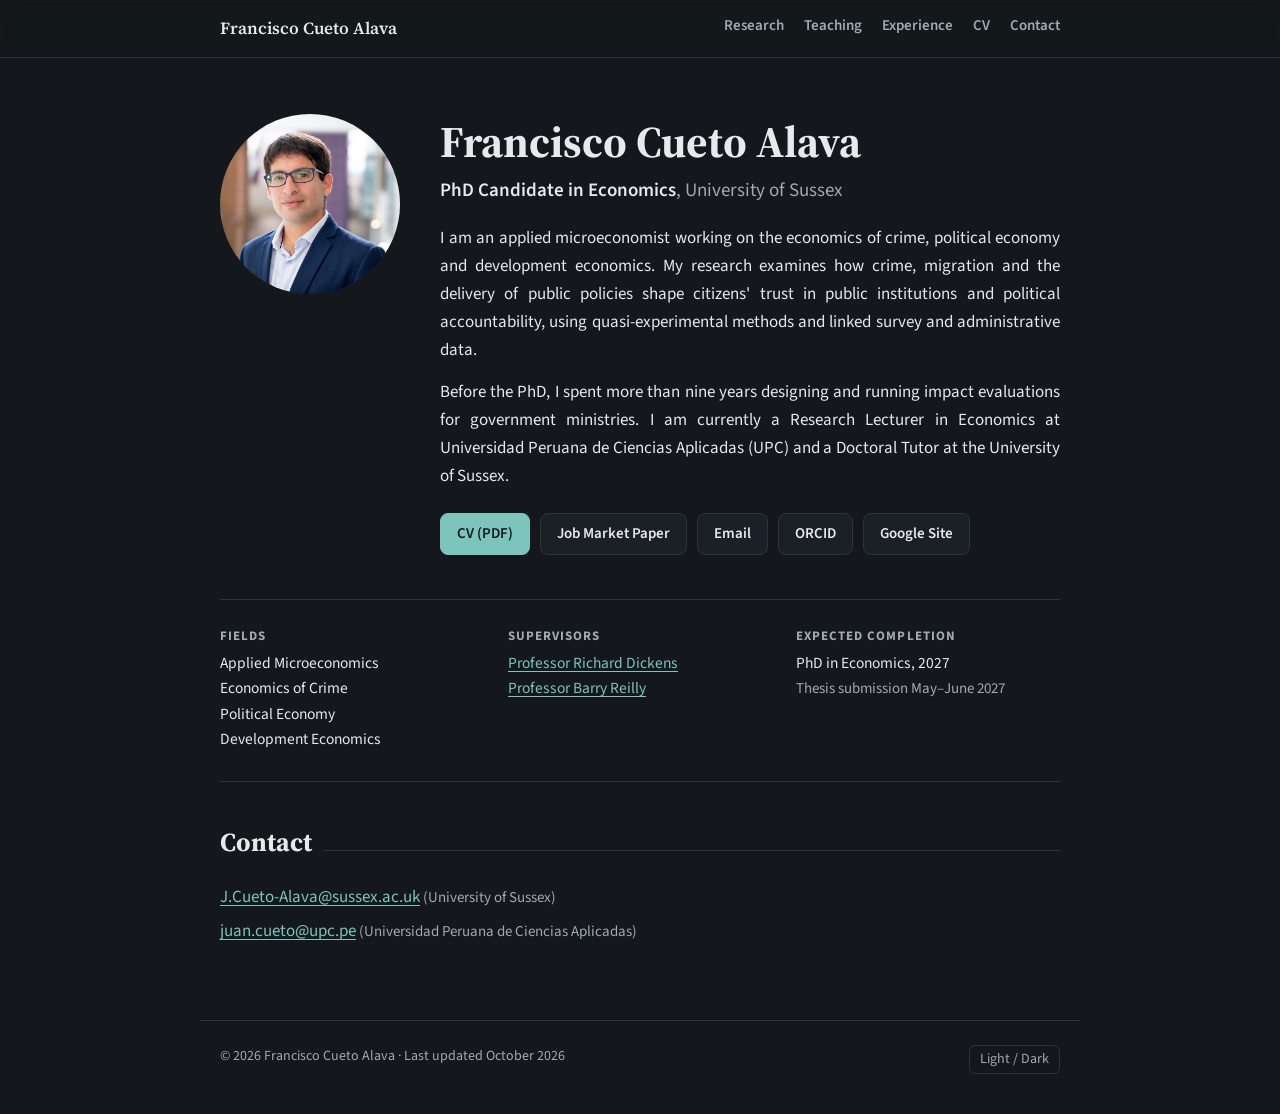
<file: index.html>
<!doctype html>
<html lang="en">
<head>
<meta charset="utf-8">
<meta name="viewport" content="width=device-width, initial-scale=1">
<title>Francisco Cueto Alava</title>
<meta name="description" content="Francisco Cueto Alava, PhD Candidate in Economics at the University of Sussex. Applied microeconomics, economics of crime, political economy and development economics.">
<link rel="preconnect" href="https://fonts.googleapis.com">
<link rel="preconnect" href="https://fonts.gstatic.com" crossorigin>
<link href="https://fonts.googleapis.com/css2?family=Source+Sans+3:ital,wght@0,400;0,600;0,700;1,400&family=Source+Serif+4:opsz,wght@8..60,500;8..60,600;8..60,700&display=swap" rel="stylesheet">
<link rel="stylesheet" href="style.css">
</head>
<body>

<nav class="nav">
  <div class="nav-inner">
    <a class="nav-name" href="index.html">Francisco Cueto Alava</a>
    <div class="nav-links">
      <a href="research.html">Research</a>
      <a href="teaching.html">Teaching</a>
      <a href="experience.html">Experience</a>
      <a href="cv.pdf">CV</a>
      <a href="index.html#contact">Contact</a>
    </div>
  </div>
</nav>

<main>

  <header class="hero">
    <div class="photo" aria-hidden="true">
      FC
      <img src="photo.jpg" alt="" onerror="this.remove()">
    </div>
    <div class="bio">
      <h1>Francisco Cueto Alava</h1>
      <p class="role"><strong>PhD Candidate in Economics</strong>, University of Sussex</p>
      <p>I am an applied microeconomist working on the economics of crime, political economy and development economics. My research examines how crime, migration and the delivery of public policies shape citizens' trust in public institutions and political accountability, using quasi-experimental methods and linked survey and administrative data.</p>
      <p>Before the PhD, I spent more than nine years designing and running impact evaluations for government ministries. I am currently a Research Lecturer in Economics at Universidad Peruana de Ciencias Aplicadas (UPC) and a Doctoral Tutor at the University of Sussex.</p>
      <div class="btns">
        <a class="btn primary" href="cv.pdf">CV (PDF)</a>
        <a class="btn" href="research.html#jmp">Job Market Paper</a>
        <a class="btn" href="#contact">Email</a>
        <a class="btn" href="https://orcid.org/0000-0002-9220-3301">ORCID</a>
        <a class="btn" href="https://sites.google.com/view/franciscocuetoalava/home">Google Site</a>
      </div>
    </div>
  </header>

  <div class="facts">
    <div>
      <h3>Fields</h3>
      <p>Applied Microeconomics<br>Economics of Crime<br>Political Economy<br>Development Economics</p>
    </div>
    <div>
      <h3>Supervisors</h3>
      <p><a href="https://profiles.sussex.ac.uk/p203401-richard-dickens">Professor Richard Dickens</a><br><a href="https://profiles.sussex.ac.uk/p2216-barry-reilly">Professor Barry Reilly</a></p>
    </div>
    <div>
      <h3>Expected completion</h3>
      <p>PhD in Economics, 2027<br><span class="meta">Thesis submission May&ndash;June 2027</span></p>
    </div>
  </div>

  <section id="contact">
    <h2>Contact</h2>
    <p class="emails">
      <a href="mailto:J.Cueto-Alava@sussex.ac.uk">J.Cueto-Alava@sussex.ac.uk</a> <span class="meta">(University of Sussex)</span><br>
      <a href="mailto:juan.cueto@upc.pe">juan.cueto@upc.pe</a> <span class="meta">(Universidad Peruana de Ciencias Aplicadas)</span>
    </p>
  </section>

</main>

<footer>
  <span>&copy; 2026 Francisco Cueto Alava &middot; Last updated October 2026</span>
  <button class="theme-toggle" id="themeBtn" type="button">Light / Dark</button>
</footer>

<script>
  (function () {
    var root = document.documentElement, btn = document.getElementById('themeBtn');
    try { var s = localStorage.getItem('theme'); if (s) root.setAttribute('data-theme', s); } catch (e) {}
    btn.addEventListener('click', function () {
      var cur = root.getAttribute('data-theme') || 'dark';
      var next = cur === 'dark' ? 'light' : 'dark';
      root.setAttribute('data-theme', next);
      try { localStorage.setItem('theme', next); } catch (e) {}
    });
  })();
</script>
</body>
</html>
</file>
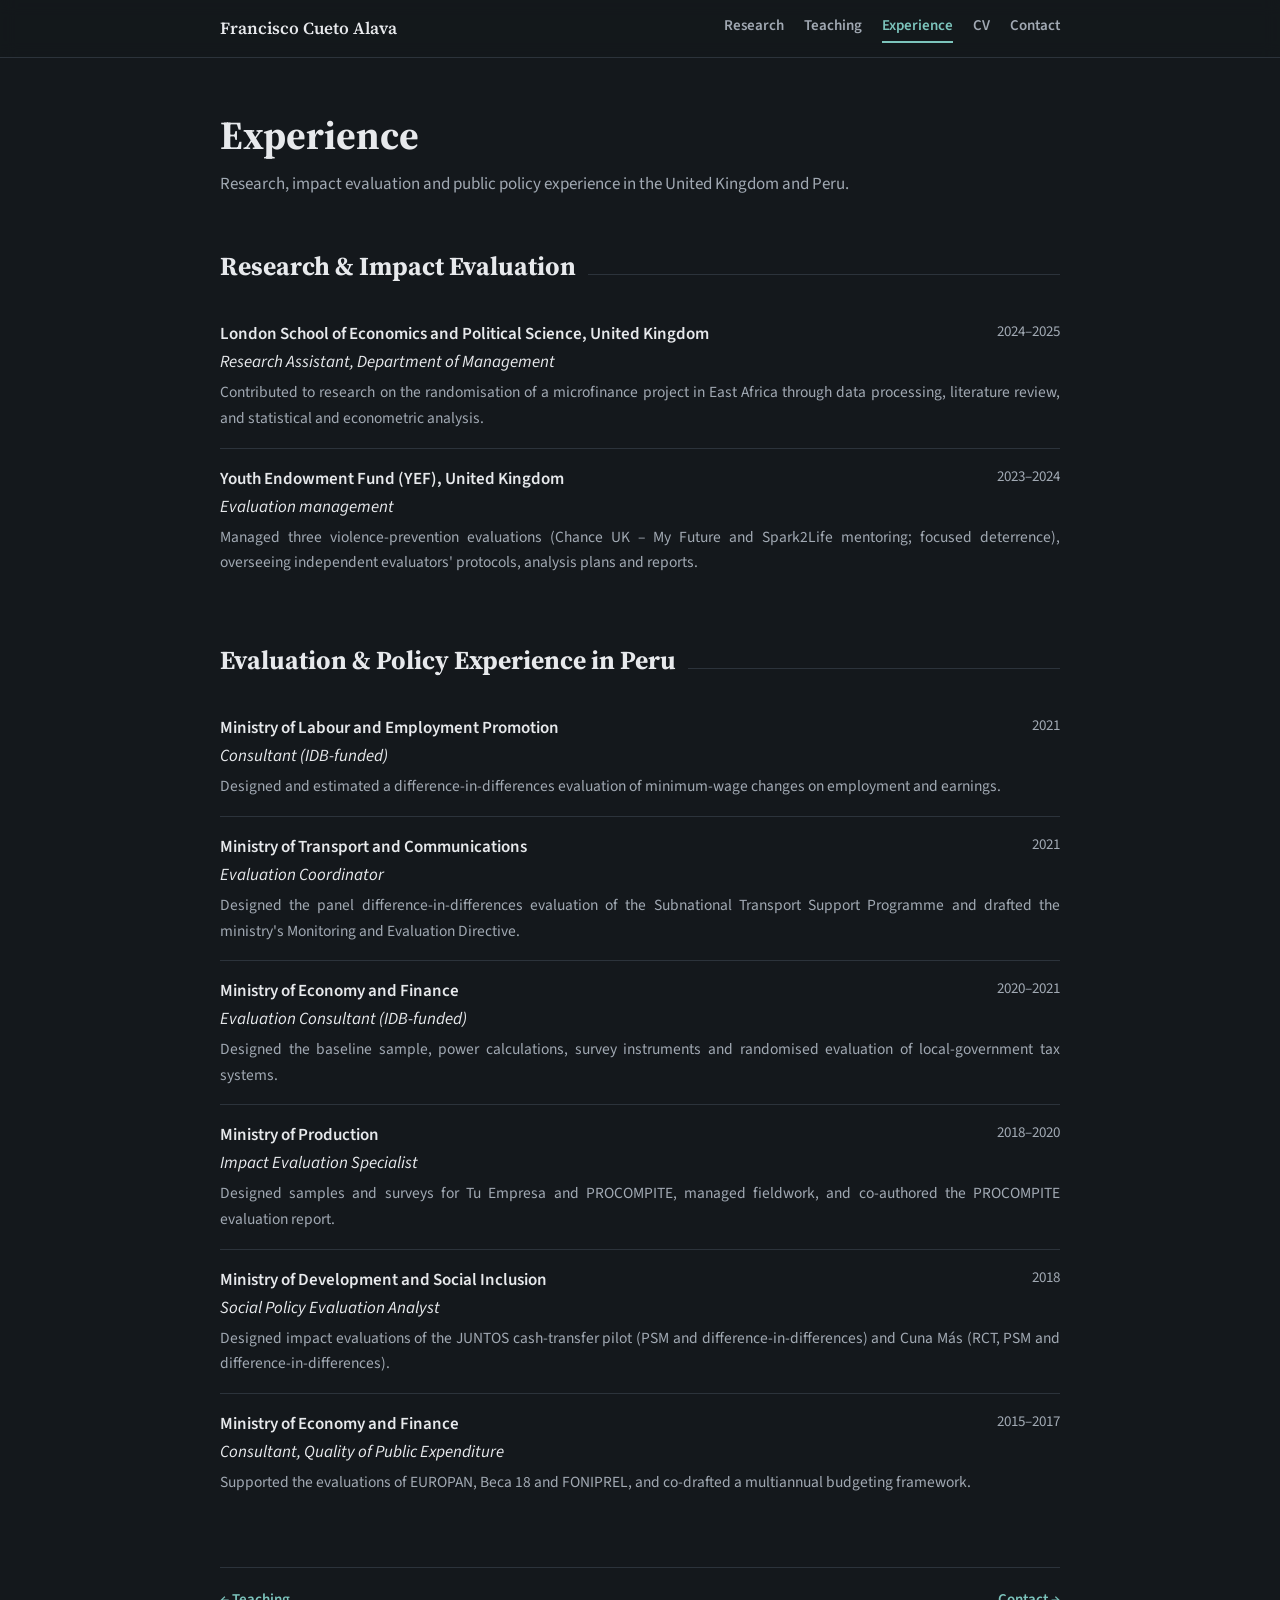
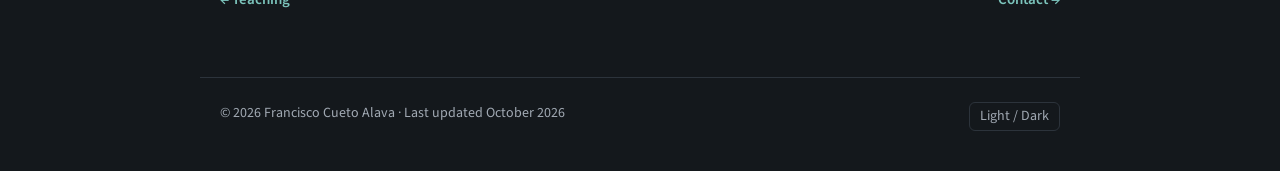
<file: experience.html>
<!doctype html>
<html lang="en">
<head>
<meta charset="utf-8">
<meta name="viewport" content="width=device-width, initial-scale=1">
<title>Experience | Francisco Cueto Alava</title>
<meta name="description" content="Francisco Cueto Alava, PhD Candidate in Economics at the University of Sussex. Applied microeconomics, economics of crime, political economy and development economics.">
<link rel="preconnect" href="https://fonts.googleapis.com">
<link rel="preconnect" href="https://fonts.gstatic.com" crossorigin>
<link href="https://fonts.googleapis.com/css2?family=Source+Sans+3:ital,wght@0,400;0,600;0,700;1,400&family=Source+Serif+4:opsz,wght@8..60,500;8..60,600;8..60,700&display=swap" rel="stylesheet">
<link rel="stylesheet" href="style.css">
</head>
<body>

<nav class="nav">
  <div class="nav-inner">
    <a class="nav-name" href="index.html">Francisco Cueto Alava</a>
    <div class="nav-links">
      <a href="research.html">Research</a>
      <a href="teaching.html">Teaching</a>
      <a href="experience.html" class="active">Experience</a>
      <a href="cv.pdf">CV</a>
      <a href="index.html#contact">Contact</a>
    </div>
  </div>
</nav>

<main>

  <header class="page-head">
    <h1>Experience</h1>
    <p>Research, impact evaluation and public policy experience in the United Kingdom and Peru.</p>
  </header>

  <section id="research-experience">
    <h2>Research &amp; Impact Evaluation</h2>
    <div class="row">
      <div><span class="org">London School of Economics and Political Science, United Kingdom</span><br><span class="pos">Research Assistant, Department of Management</span></div>
      <div class="when">2024&ndash;2025</div>
      <div class="what">Contributed to research on the randomisation of a microfinance project in East Africa through data processing, literature review, and statistical and econometric analysis.</div>
    </div>
    <div class="row">
      <div><span class="org">Youth Endowment Fund (YEF), United Kingdom</span><br><span class="pos">Evaluation management</span></div>
      <div class="when">2023&ndash;2024</div>
      <div class="what">Managed three violence-prevention evaluations (Chance UK &ndash; My Future and Spark2Life mentoring; focused deterrence), overseeing independent evaluators' protocols, analysis plans and reports.</div>
    </div>
  </section>

  <section id="policy-experience">
    <h2>Evaluation &amp; Policy Experience in Peru</h2>
    <div class="row">
      <div><span class="org">Ministry of Labour and Employment Promotion</span><br><span class="pos">Consultant (IDB-funded)</span></div>
      <div class="when">2021</div>
      <div class="what">Designed and estimated a difference-in-differences evaluation of minimum-wage changes on employment and earnings.</div>
    </div>
    <div class="row">
      <div><span class="org">Ministry of Transport and Communications</span><br><span class="pos">Evaluation Coordinator</span></div>
      <div class="when">2021</div>
      <div class="what">Designed the panel difference-in-differences evaluation of the Subnational Transport Support Programme and drafted the ministry's Monitoring and Evaluation Directive.</div>
    </div>
    <div class="row">
      <div><span class="org">Ministry of Economy and Finance</span><br><span class="pos">Evaluation Consultant (IDB-funded)</span></div>
      <div class="when">2020&ndash;2021</div>
      <div class="what">Designed the baseline sample, power calculations, survey instruments and randomised evaluation of local-government tax systems.</div>
    </div>
    <div class="row">
      <div><span class="org">Ministry of Production</span><br><span class="pos">Impact Evaluation Specialist</span></div>
      <div class="when">2018&ndash;2020</div>
      <div class="what">Designed samples and surveys for Tu Empresa and PROCOMPITE, managed fieldwork, and co-authored the PROCOMPITE evaluation report.</div>
    </div>
    <div class="row">
      <div><span class="org">Ministry of Development and Social Inclusion</span><br><span class="pos">Social Policy Evaluation Analyst</span></div>
      <div class="when">2018</div>
      <div class="what">Designed impact evaluations of the JUNTOS cash-transfer pilot (PSM and difference-in-differences) and Cuna M&aacute;s (RCT, PSM and difference-in-differences).</div>
    </div>
    <div class="row">
      <div><span class="org">Ministry of Economy and Finance</span><br><span class="pos">Consultant, Quality of Public Expenditure</span></div>
      <div class="when">2015&ndash;2017</div>
      <div class="what">Supported the evaluations of EUROPAN, Beca 18 and FONIPREL, and co-drafted a multiannual budgeting framework.</div>
    </div>
  </section>

  <div class="next"><a href="teaching.html">&larr; Teaching</a><a href="index.html#contact">Contact &rarr;</a></div>

</main>

<footer>
  <span>&copy; 2026 Francisco Cueto Alava &middot; Last updated October 2026</span>
  <button class="theme-toggle" id="themeBtn" type="button">Light / Dark</button>
</footer>

<script>
  (function () {
    var root = document.documentElement, btn = document.getElementById('themeBtn');
    try { var s = localStorage.getItem('theme'); if (s) root.setAttribute('data-theme', s); } catch (e) {}
    btn.addEventListener('click', function () {
      var cur = root.getAttribute('data-theme') || 'dark';
      var next = cur === 'dark' ? 'light' : 'dark';
      root.setAttribute('data-theme', next);
      try { localStorage.setItem('theme', next); } catch (e) {}
    });
  })();
</script>
</body>
</html>
</file>
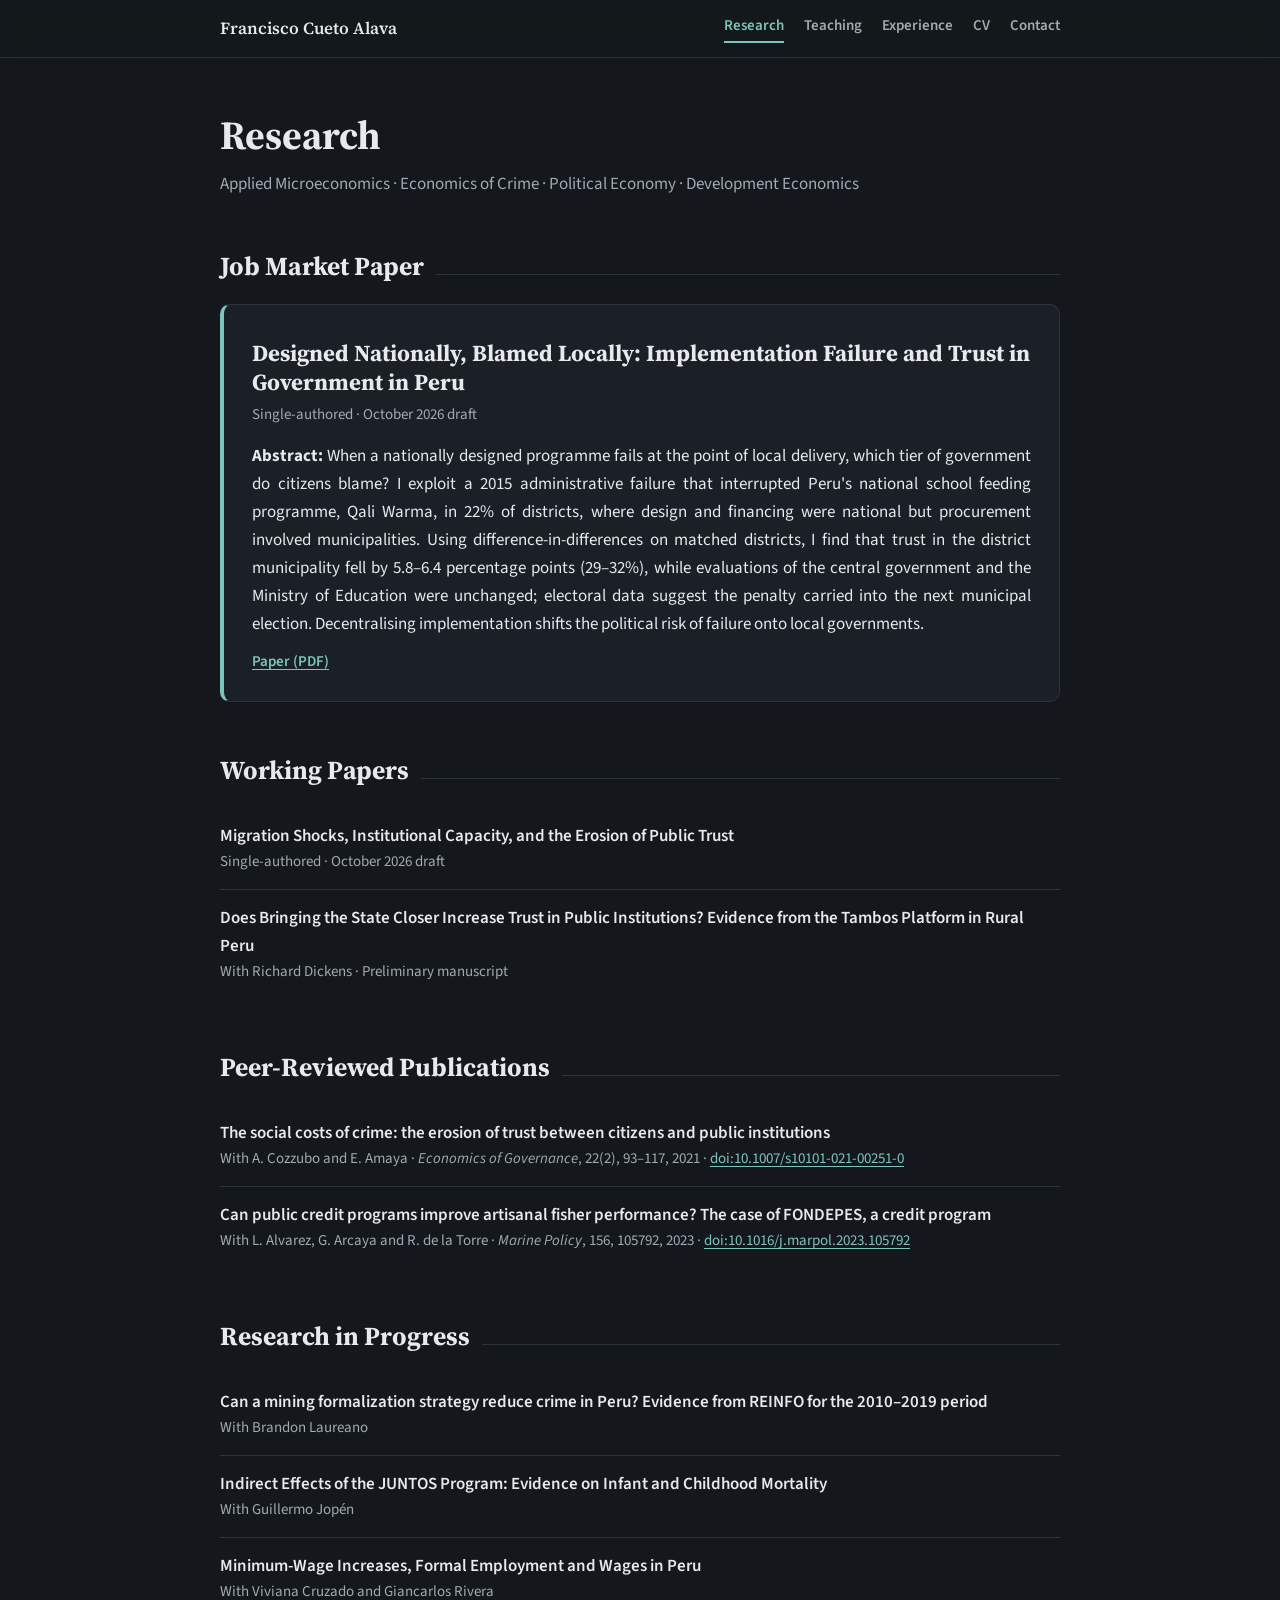
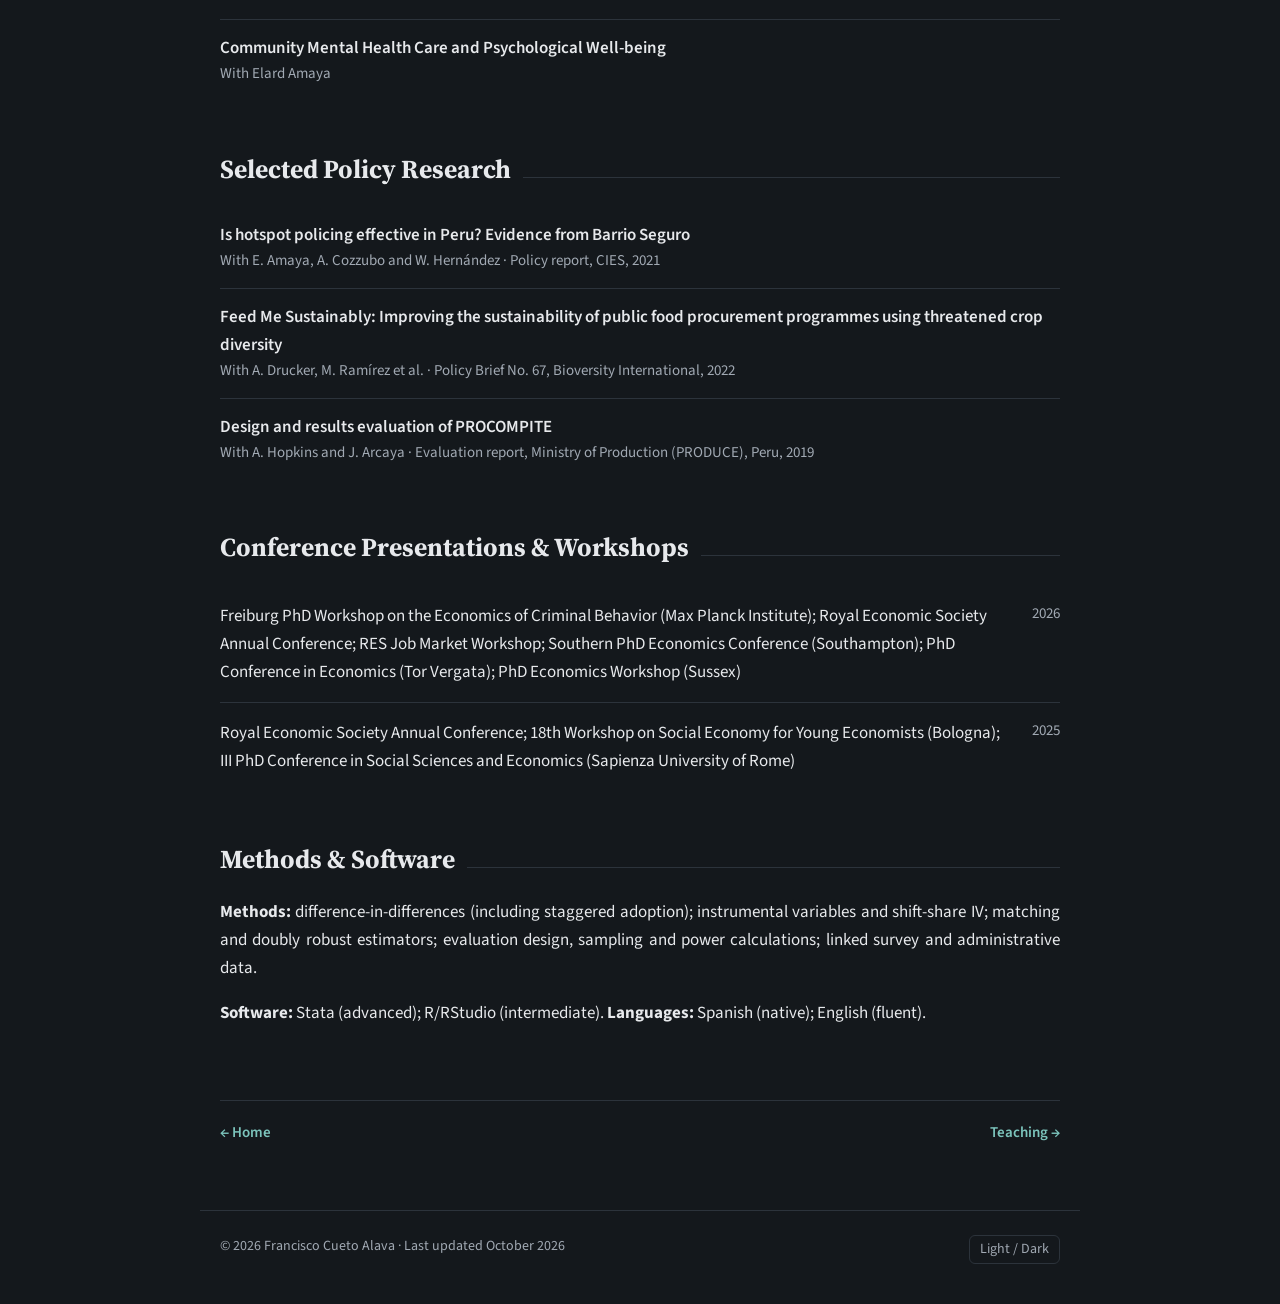
<file: research.html>
<!doctype html>
<html lang="en">
<head>
<meta charset="utf-8">
<meta name="viewport" content="width=device-width, initial-scale=1">
<title>Research | Francisco Cueto Alava</title>
<meta name="description" content="Francisco Cueto Alava, PhD Candidate in Economics at the University of Sussex. Applied microeconomics, economics of crime, political economy and development economics.">
<link rel="preconnect" href="https://fonts.googleapis.com">
<link rel="preconnect" href="https://fonts.gstatic.com" crossorigin>
<link href="https://fonts.googleapis.com/css2?family=Source+Sans+3:ital,wght@0,400;0,600;0,700;1,400&family=Source+Serif+4:opsz,wght@8..60,500;8..60,600;8..60,700&display=swap" rel="stylesheet">
<link rel="stylesheet" href="style.css">
</head>
<body>

<nav class="nav">
  <div class="nav-inner">
    <a class="nav-name" href="index.html">Francisco Cueto Alava</a>
    <div class="nav-links">
      <a href="research.html" class="active">Research</a>
      <a href="teaching.html">Teaching</a>
      <a href="experience.html">Experience</a>
      <a href="cv.pdf">CV</a>
      <a href="index.html#contact">Contact</a>
    </div>
  </div>
</nav>

<main>

  <header class="page-head">
    <h1>Research</h1>
    <p>Applied Microeconomics &middot; Economics of Crime &middot; Political Economy &middot; Development Economics</p>
  </header>

  <section id="jmp">
    <h2>Job Market Paper</h2>
    <article class="jmp">
      <h3>Designed Nationally, Blamed Locally: Implementation Failure and Trust in Government in Peru</h3>
      <div class="meta">Single-authored &middot; October 2026 draft</div>
      <p class="abstract"><strong>Abstract:</strong> When a nationally designed programme fails at the point of local delivery, which tier of government do citizens blame? I exploit a 2015 administrative failure that interrupted Peru's national school feeding programme, Qali Warma, in 22% of districts, where design and financing were national but procurement involved municipalities. Using difference-in-differences on matched districts, I find that trust in the district municipality fell by 5.8&ndash;6.4 percentage points (29&ndash;32%), while evaluations of the central government and the Ministry of Education were unchanged; electoral data suggest the penalty carried into the next municipal election. Decentralising implementation shifts the political risk of failure onto local governments.</p>
      <div class="links"><a href="papers/Cueto-Alava_JMP.pdf">Paper (PDF)</a></div>
    </article>
  </section>

  <section id="working-papers">
    <h2>Working Papers</h2>
    <div class="item">
      <div class="title">Migration Shocks, Institutional Capacity, and the Erosion of Public Trust</div>
      <div class="meta">Single-authored &middot; October 2026 draft</div>
    </div>
    <div class="item">
      <div class="title">Does Bringing the State Closer Increase Trust in Public Institutions? Evidence from the Tambos Platform in Rural Peru</div>
      <div class="meta">With Richard Dickens &middot; Preliminary manuscript</div>
    </div>
  </section>

  <section id="publications">
    <h2>Peer-Reviewed Publications</h2>
    <div class="item">
      <div class="title">The social costs of crime: the erosion of trust between citizens and public institutions</div>
      <div class="meta">With A. Cozzubo and E. Amaya &middot; <em>Economics of Governance</em>, 22(2), 93&ndash;117, 2021 &middot; <a href="https://doi.org/10.1007/s10101-021-00251-0">doi:10.1007/s10101-021-00251-0</a></div>
    </div>
    <div class="item">
      <div class="title">Can public credit programs improve artisanal fisher performance? The case of FONDEPES, a credit program</div>
      <div class="meta">With L. Alvarez, G. Arcaya and R. de la Torre &middot; <em>Marine Policy</em>, 156, 105792, 2023 &middot; <a href="https://doi.org/10.1016/j.marpol.2023.105792">doi:10.1016/j.marpol.2023.105792</a></div>
    </div>
  </section>

  <section id="in-progress">
    <h2>Research in Progress</h2>
    <div class="item">
      <div class="title">Can a mining formalization strategy reduce crime in Peru? Evidence from REINFO for the 2010&ndash;2019 period</div>
      <div class="meta">With Brandon Laureano</div>
    </div>
    <div class="item">
      <div class="title">Indirect Effects of the JUNTOS Program: Evidence on Infant and Childhood Mortality</div>
      <div class="meta">With Guillermo Jop&eacute;n</div>
    </div>
    <div class="item">
      <div class="title">Minimum-Wage Increases, Formal Employment and Wages in Peru</div>
      <div class="meta">With Viviana Cruzado and Giancarlos Rivera</div>
    </div>
    <div class="item">
      <div class="title">Community Mental Health Care and Psychological Well-being</div>
      <div class="meta">With Elard Amaya</div>
    </div>
  </section>

  <section id="policy">
    <h2>Selected Policy Research</h2>
    <div class="item">
      <div class="title">Is hotspot policing effective in Peru? Evidence from Barrio Seguro</div>
      <div class="meta">With E. Amaya, A. Cozzubo and W. Hern&aacute;ndez &middot; Policy report, CIES, 2021</div>
    </div>
    <div class="item">
      <div class="title">Feed Me Sustainably: Improving the sustainability of public food procurement programmes using threatened crop diversity</div>
      <div class="meta">With A. Drucker, M. Ram&iacute;rez et al. &middot; Policy Brief No. 67, Bioversity International, 2022</div>
    </div>
    <div class="item">
      <div class="title">Design and results evaluation of PROCOMPITE</div>
      <div class="meta">With A. Hopkins and J. Arcaya &middot; Evaluation report, Ministry of Production (PRODUCE), Peru, 2019</div>
    </div>
  </section>

  <section id="presentations">
    <h2>Conference Presentations &amp; Workshops</h2>
    <div class="row">
      <div>Freiburg PhD Workshop on the Economics of Criminal Behavior (Max Planck Institute); Royal Economic Society Annual Conference; RES Job Market Workshop; Southern PhD Economics Conference (Southampton); PhD Conference in Economics (Tor Vergata); PhD Economics Workshop (Sussex)</div>
      <div class="when">2026</div>
    </div>
    <div class="row">
      <div>Royal Economic Society Annual Conference; 18th Workshop on Social Economy for Young Economists (Bologna); III PhD Conference in Social Sciences and Economics (Sapienza University of Rome)</div>
      <div class="when">2025</div>
    </div>
  </section>

  <section id="methods">
    <h2>Methods &amp; Software</h2>
    <p><strong>Methods:</strong> difference-in-differences (including staggered adoption); instrumental variables and shift-share IV; matching and doubly robust estimators; evaluation design, sampling and power calculations; linked survey and administrative data.</p>
    <p><strong>Software:</strong> Stata (advanced); R/RStudio (intermediate). <strong>Languages:</strong> Spanish (native); English (fluent).</p>
  </section>

  <div class="next"><a href="index.html">&larr; Home</a><a href="teaching.html">Teaching &rarr;</a></div>

</main>

<footer>
  <span>&copy; 2026 Francisco Cueto Alava &middot; Last updated October 2026</span>
  <button class="theme-toggle" id="themeBtn" type="button">Light / Dark</button>
</footer>

<script>
  (function () {
    var root = document.documentElement, btn = document.getElementById('themeBtn');
    try { var s = localStorage.getItem('theme'); if (s) root.setAttribute('data-theme', s); } catch (e) {}
    btn.addEventListener('click', function () {
      var cur = root.getAttribute('data-theme') || 'dark';
      var next = cur === 'dark' ? 'light' : 'dark';
      root.setAttribute('data-theme', next);
      try { localStorage.setItem('theme', next); } catch (e) {}
    });
  })();
</script>
</body>
</html>
</file>
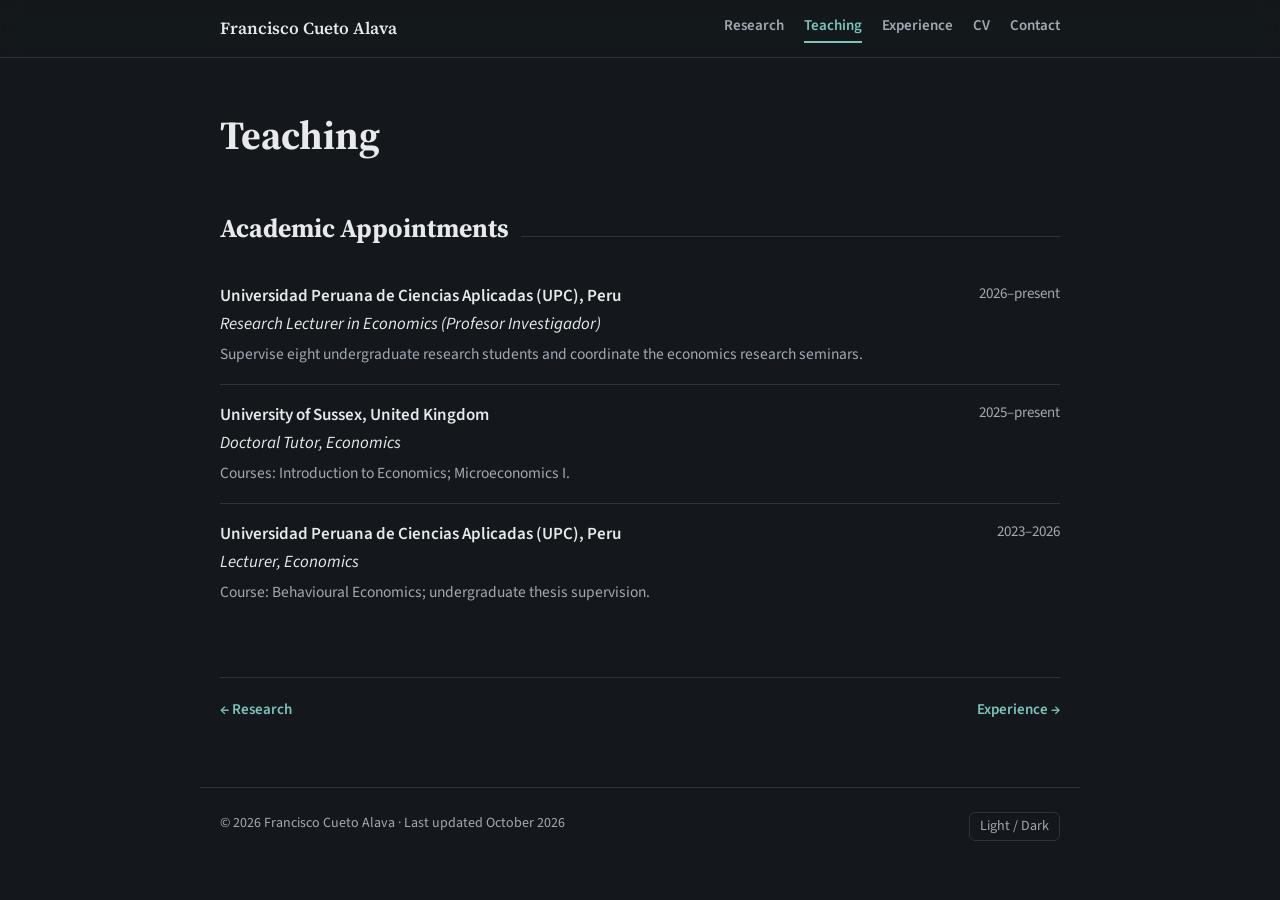
<file: teaching.html>
<!doctype html>
<html lang="en">
<head>
<meta charset="utf-8">
<meta name="viewport" content="width=device-width, initial-scale=1">
<title>Teaching | Francisco Cueto Alava</title>
<meta name="description" content="Francisco Cueto Alava, PhD Candidate in Economics at the University of Sussex. Applied microeconomics, economics of crime, political economy and development economics.">
<link rel="preconnect" href="https://fonts.googleapis.com">
<link rel="preconnect" href="https://fonts.gstatic.com" crossorigin>
<link href="https://fonts.googleapis.com/css2?family=Source+Sans+3:ital,wght@0,400;0,600;0,700;1,400&family=Source+Serif+4:opsz,wght@8..60,500;8..60,600;8..60,700&display=swap" rel="stylesheet">
<link rel="stylesheet" href="style.css">
</head>
<body>

<nav class="nav">
  <div class="nav-inner">
    <a class="nav-name" href="index.html">Francisco Cueto Alava</a>
    <div class="nav-links">
      <a href="research.html">Research</a>
      <a href="teaching.html" class="active">Teaching</a>
      <a href="experience.html">Experience</a>
      <a href="cv.pdf">CV</a>
      <a href="index.html#contact">Contact</a>
    </div>
  </div>
</nav>

<main>

  <header class="page-head">
    <h1>Teaching</h1>
  </header>

  <section id="appointments">
    <h2>Academic Appointments</h2>
    <div class="row">
      <div><span class="org">Universidad Peruana de Ciencias Aplicadas (UPC), Peru</span><br><span class="pos">Research Lecturer in Economics (Profesor Investigador)</span></div>
      <div class="when">2026&ndash;present</div>
      <div class="what">Supervise eight undergraduate research students and coordinate the economics research seminars.</div>
    </div>
    <div class="row">
      <div><span class="org">University of Sussex, United Kingdom</span><br><span class="pos">Doctoral Tutor, Economics</span></div>
      <div class="when">2025&ndash;present</div>
      <div class="what">Courses: Introduction to Economics; Microeconomics I.</div>
    </div>
    <div class="row">
      <div><span class="org">Universidad Peruana de Ciencias Aplicadas (UPC), Peru</span><br><span class="pos">Lecturer, Economics</span></div>
      <div class="when">2023&ndash;2026</div>
      <div class="what">Course: Behavioural Economics; undergraduate thesis supervision.</div>
    </div>
  </section>

  <div class="next"><a href="research.html">&larr; Research</a><a href="experience.html">Experience &rarr;</a></div>

</main>

<footer>
  <span>&copy; 2026 Francisco Cueto Alava &middot; Last updated October 2026</span>
  <button class="theme-toggle" id="themeBtn" type="button">Light / Dark</button>
</footer>

<script>
  (function () {
    var root = document.documentElement, btn = document.getElementById('themeBtn');
    try { var s = localStorage.getItem('theme'); if (s) root.setAttribute('data-theme', s); } catch (e) {}
    btn.addEventListener('click', function () {
      var cur = root.getAttribute('data-theme') || 'dark';
      var next = cur === 'dark' ? 'light' : 'dark';
      root.setAttribute('data-theme', next);
      try { localStorage.setItem('theme', next); } catch (e) {}
    });
  })();
</script>
</body>
</html>
</file>
<file: style.css>
:root {
  /* Dark theme by default */
  --bg: #14181c; --surface: #1b2026; --ink: #e7e9ec; --muted: #a1a9b3;
  --line: #2c333b; --accent: #7cc4bc; --accent-soft: #1d3331; --shadow: none;
  color-scheme: dark;
}
:root[data-theme="light"] {
  --bg: #fbfaf7; --surface: #ffffff; --ink: #1c2126; --muted: #5b6570;
  --line: #e4e1da; --accent: #1f5f5b; --accent-soft: #e6f0ee;
  --shadow: 0 1px 2px rgba(20,30,40,.05), 0 4px 16px rgba(20,30,40,.05);
  color-scheme: light;
}

* { box-sizing: border-box; }
html { scroll-behavior: smooth; scroll-padding-top: 72px; }
body {
  margin: 0; background: var(--bg); color: var(--ink);
  font: 17px/1.65 "Source Sans 3", system-ui, sans-serif;
  -webkit-font-smoothing: antialiased;
}
a { color: var(--accent); text-decoration-thickness: 1px; text-underline-offset: 3px; }
a:hover { text-decoration-thickness: 2px; }
h1, h2, h3 { font-family: "Source Serif 4", Georgia, serif; line-height: 1.25; margin: 0; }

/* Justified body text */
@media (min-width: 721px) {
p, .what, .abstract, .bio p {
  text-align: justify; text-justify: inter-word; hyphens: auto; -webkit-hyphens: auto;
}
}

/* Nav */
.nav {
  position: sticky; top: 0; z-index: 10;
  background: color-mix(in srgb, var(--bg) 88%, transparent);
  backdrop-filter: blur(8px); border-bottom: 1px solid var(--line);
}
.nav-inner {
  max-width: 880px; margin: 0 auto; padding: 14px 20px;
  display: flex; align-items: center; justify-content: space-between; gap: 16px;
}
.nav-name { font-family: "Source Serif 4", serif; font-weight: 600; color: var(--ink); text-decoration: none; white-space: nowrap; }
.nav-links { display: flex; gap: 20px; flex-wrap: wrap; justify-content: flex-end; }
.nav-links a { color: var(--muted); text-decoration: none; font-size: 15px; font-weight: 600; padding-bottom: 2px; border-bottom: 2px solid transparent; }
.nav-links a:hover { color: var(--accent); }
.nav-links a.active { color: var(--accent); border-bottom-color: var(--accent); }

main { max-width: 880px; margin: 0 auto; padding: 0 20px 64px; }

/* Home hero */
.hero {
  display: grid; grid-template-columns: 180px 1fr; gap: 40px; align-items: start;
  padding: 56px 0 44px; border-bottom: 1px solid var(--line);
}
.photo {
  width: 180px; height: 180px; border-radius: 50%; overflow: hidden; position: relative;
  background: var(--accent-soft); color: var(--accent);
  display: grid; place-items: center;
  font: 600 54px "Source Serif 4", serif; letter-spacing: 1px;
}
.photo img { position: absolute; inset: 0; width: 100%; height: 100%; object-fit: cover; }
.hero h1 { font-size: clamp(32px, 5vw, 44px); font-weight: 700; }
.bio .role, .role { font-size: 19px; color: var(--muted); margin: 6px 0 18px; text-align: left; }
.role strong { color: var(--ink); font-weight: 600; }
.bio p { margin: 0 0 14px; }
.btns { display: flex; flex-wrap: wrap; gap: 10px; margin-top: 22px; }
.btn {
  display: inline-flex; align-items: center; gap: 6px;
  padding: 8px 16px; border-radius: 8px; border: 1px solid var(--line);
  background: var(--surface); color: var(--ink); text-decoration: none;
  font-size: 15px; font-weight: 600; box-shadow: var(--shadow);
}
.btn:hover { border-color: var(--accent); color: var(--accent); }
.btn.primary { background: var(--accent); border-color: var(--accent); color: var(--bg); }
.btn.primary:hover { opacity: .9; color: var(--bg); }

.facts {
  display: grid; grid-template-columns: repeat(3, 1fr); gap: 24px;
  padding: 28px 0; border-bottom: 1px solid var(--line); font-size: 15.5px;
}
.facts h3, h3.sub {
  font-family: "Source Sans 3", sans-serif; font-size: 13px; letter-spacing: .08em;
  text-transform: uppercase; color: var(--muted);
}
.facts h3 { margin-bottom: 6px; }
.facts p { margin: 0; text-align: left; }

/* Page header (inner pages) */
.page-head { padding: 52px 0 8px; }
.page-head h1 { font-size: clamp(30px, 5vw, 40px); }
.page-head p { color: var(--muted); margin: 10px 0 0; max-width: 680px; text-align: left; }

/* Sections */
section { padding: 44px 0 8px; }
section > h2 { font-size: 26px; margin-bottom: 22px; display: flex; align-items: baseline; gap: 12px; }
section > h2::after { content: ""; flex: 1; height: 1px; background: var(--line); }
h3.sub { margin: 32px 0 10px; font-size: 14px; }

.jmp {
  background: var(--surface); border: 1px solid var(--line); border-left: 4px solid var(--accent);
  border-radius: 10px; padding: 26px 28px; box-shadow: var(--shadow);
}
.jmp .label { font-size: 13px; font-weight: 700; letter-spacing: .08em; text-transform: uppercase; color: var(--accent); }
.jmp h3 { font-size: 23px; margin: 8px 0 6px; }
.meta { color: var(--muted); font-size: 15px; }
.abstract { margin: 14px 0 0; }
.links { margin-top: 12px; display: flex; gap: 16px; flex-wrap: wrap; font-size: 15px; font-weight: 600; }

.item { padding: 14px 0; border-bottom: 1px solid var(--line); }
.item:last-child { border-bottom: 0; }
.item .title { font-weight: 600; }

.row { display: grid; grid-template-columns: 1fr auto; gap: 4px 20px; padding: 16px 0; border-bottom: 1px solid var(--line); }
.row:last-child { border-bottom: 0; }
.row .when { color: var(--muted); font-size: 15px; white-space: nowrap; text-align: right; }
.row .what { grid-column: 1 / -1; color: var(--muted); font-size: 15.5px; }
.row .org { font-weight: 600; }
.row .pos { font-style: italic; }

.refs { display: grid; grid-template-columns: repeat(2, 1fr); gap: 16px; }
.ref { background: var(--surface); border: 1px solid var(--line); border-radius: 10px; padding: 16px 18px; font-size: 15.5px; }
.ref strong { display: block; font-size: 16.5px; }
.ref span { color: var(--muted); }

.contact { display: grid; grid-template-columns: repeat(2, 1fr); gap: 20px; }
.contact p { margin: 0 0 12px; text-align: left; }

.next {
  display: flex; justify-content: space-between; gap: 12px; flex-wrap: wrap;
  margin-top: 48px; padding-top: 20px; border-top: 1px solid var(--line); font-weight: 600; font-size: 15px;
}
.next a { text-decoration: none; }

footer {
  max-width: 880px; margin: 0 auto; padding: 24px 20px 40px; color: var(--muted); font-size: 14px;
  border-top: 1px solid var(--line); display: flex; justify-content: space-between; gap: 12px; flex-wrap: wrap;
}
.theme-toggle { background: none; border: 1px solid var(--line); color: var(--muted); border-radius: 6px; padding: 2px 10px; font: inherit; cursor: pointer; }

@media (max-width: 720px) {
  body { font-size: 16.5px; }
  .nav-inner { padding: 12px 16px; flex-direction: column; align-items: flex-start; gap: 6px; }
  .nav-links { gap: 14px; justify-content: flex-start; }
  .nav-links a { font-size: 14.5px; }
  main { padding: 0 16px 48px; }
  .hero { grid-template-columns: 1fr; gap: 22px; padding: 32px 0 32px; }
  .photo { width: 120px; height: 120px; font-size: 38px; }
  .facts, .refs, .contact { grid-template-columns: 1fr; gap: 16px; }
  .page-head { padding: 34px 0 4px; }
  .jmp { padding: 20px; }
  .row { grid-template-columns: 1fr; }
  .row .when { text-align: left; }
  footer { padding: 24px 16px 36px; }
}
.emails { margin: 0; text-align: left; line-height: 2; }
</file>
